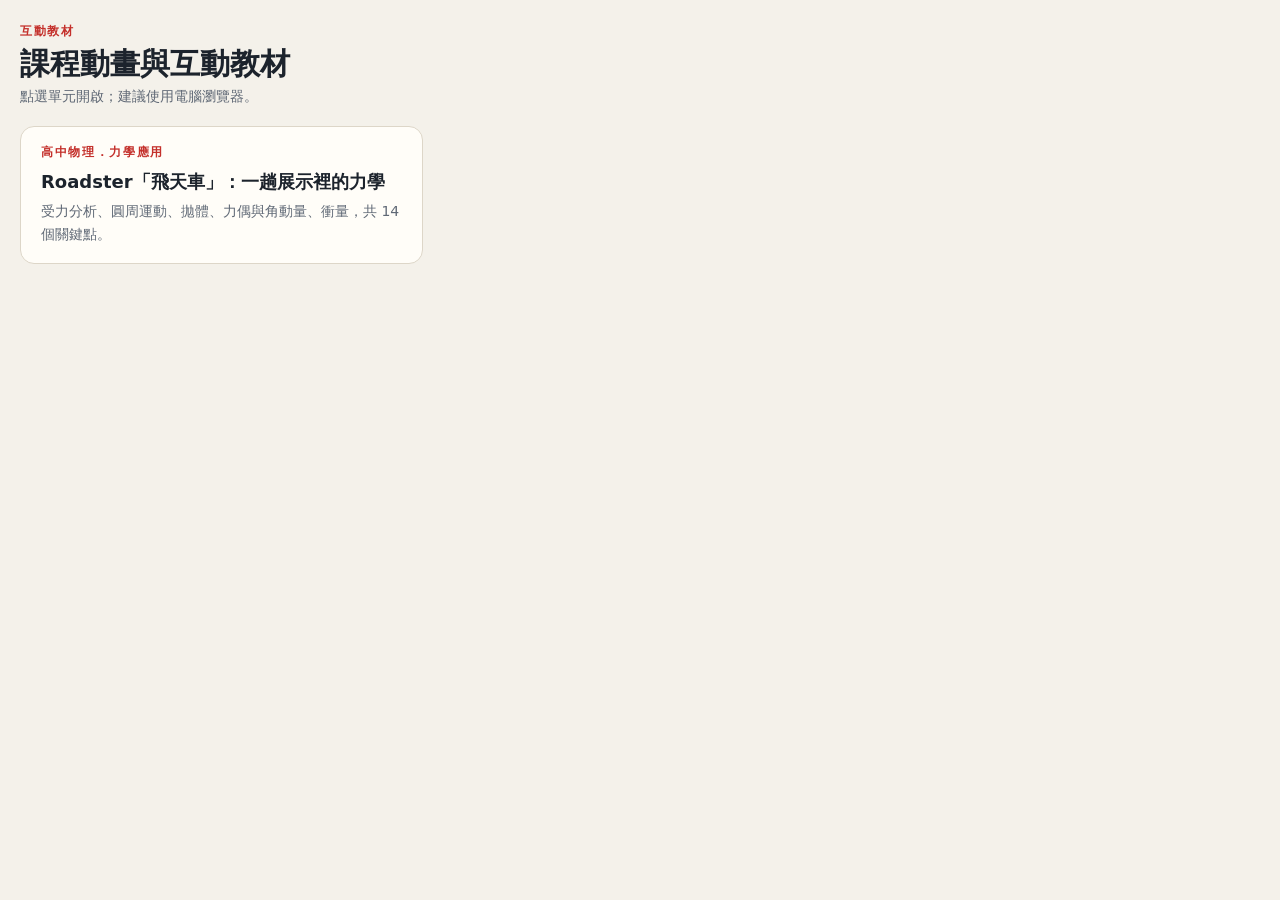
<file: index.html>
<!doctype html>
<html lang="zh-Hant">
<head>
<meta charset="utf-8">
<meta name="viewport" content="width=device-width, initial-scale=1">
<title>互動教材</title>
<link rel="stylesheet" href="shared/base.css">
<style>
.list{max-width:1380px;margin:0 auto;padding:12px 20px 40px;display:grid;grid-template-columns:repeat(auto-fill,minmax(300px,1fr));gap:16px}
.item{display:block;background:var(--card);border:1px solid var(--line);border-radius:14px;padding:16px 20px;color:var(--ink);text-decoration:none}
.item:hover{border-color:#bfb6a3}
.item h2{font-size:18px;margin:4px 0}
.item p{margin:0;font-size:14px;color:var(--muted)}
</style>
</head>
<body>
<header class="top">
  <div class="kicker">互動教材</div>
  <h1>課程動畫與互動教材</h1>
  <p class="sub">點選單元開啟；建議使用電腦瀏覽器。</p>
</header>
<main class="list">
  <a class="item" href="physics/mechanics/flying-roadster/">
    <div class="kicker">高中物理．力學應用</div>
    <h2>Roadster「飛天車」：一趟展示裡的力學</h2>
    <p>受力分析、圓周運動、拋體、力偶與角動量、衝量，共 14 個關鍵點。</p>
  </a>
</main>
</body>
</html>
</file>
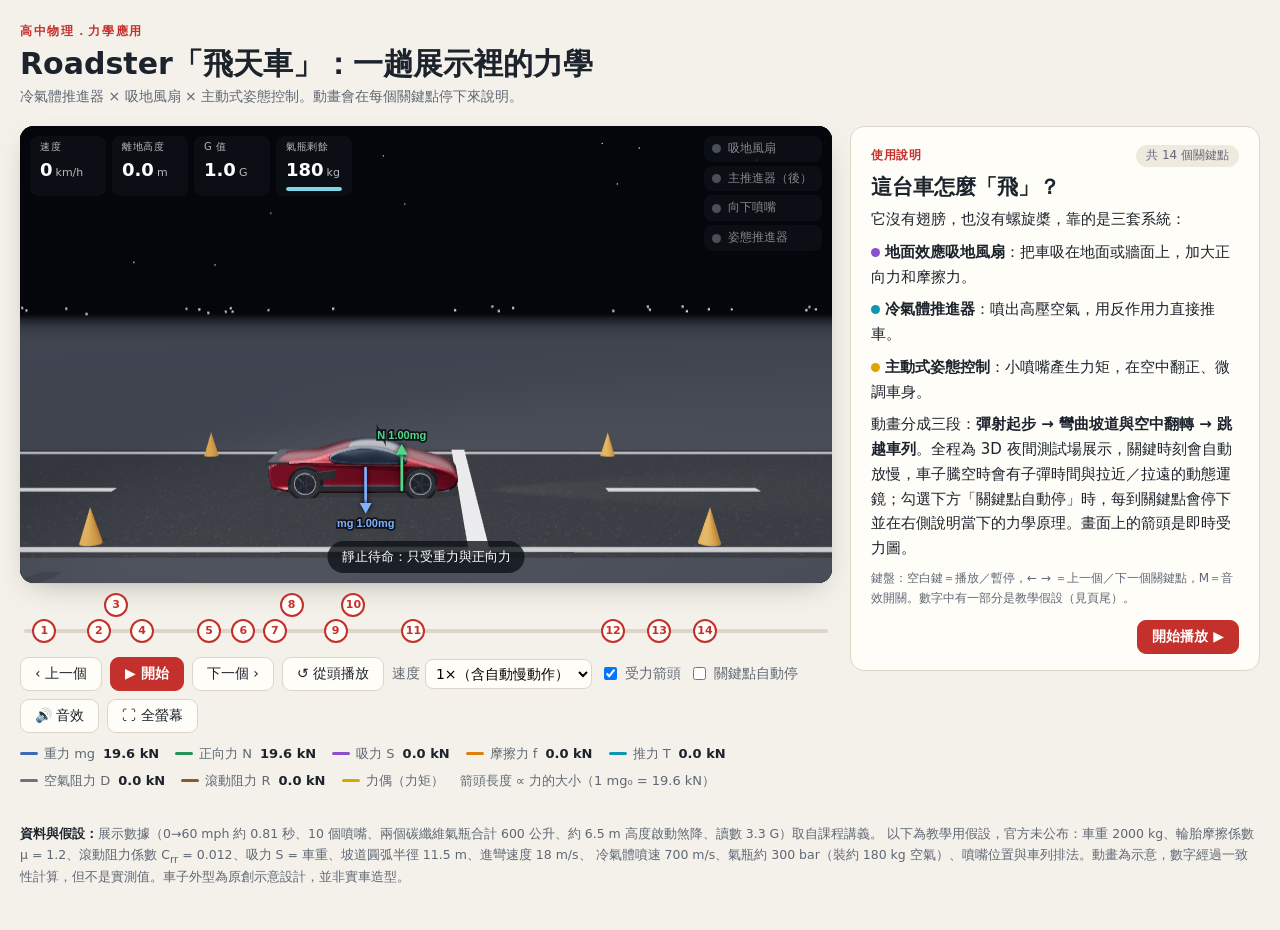
<file: physics/mechanics/flying-roadster/index.html>
<!doctype html>
<html lang="zh-Hant">
<head>
<meta charset="utf-8">
<meta name="viewport" content="width=device-width, initial-scale=1">
<title>飛天車力學動畫</title>
<link rel="stylesheet" href="../../../shared/base.css">
<link rel="stylesheet" href="style.css">
</head>
<body>
<header class="top">
  <div class="kicker">高中物理．力學應用</div>
  <h1>Roadster「飛天車」：一趟展示裡的力學</h1>
  <p class="sub">冷氣體推進器 × 吸地風扇 × 主動式姿態控制。動畫會在每個關鍵點停下來說明。</p>
</header>

<main class="layout">
  <section>
    <div class="canvas-wrap" id="wrap">
      <canvas id="cv3"></canvas>
      <canvas id="cv"></canvas>
      <div class="hud">
        <div class="hud-cell"><span>速度</span><b id="hSpd">0</b><i>km/h</i></div>
        <div class="hud-cell"><span>離地高度</span><b id="hAlt">0.0</b><i>m</i></div>
        <div class="hud-cell"><span>G 值</span><b id="hG">1.0</b><i>G</i></div>
        <div class="hud-cell"><span>氣瓶剩餘</span><b id="hGas">180</b><i>kg</i><div class="bar"><div id="hGasBar"></div></div></div>
      </div>
      <div class="sys">
        <div class="lamp" data-k="fan"><em></em>吸地風扇</div>
        <div class="lamp" data-k="main"><em></em>主推進器（後）</div>
        <div class="lamp" data-k="down"><em></em>向下噴嘴</div>
        <div class="lamp" data-k="att"><em></em>姿態推進器</div>
      </div>
      <div class="caption" id="caption"></div>
      <div class="slowmo" id="slowmo"></div>
    </div>
    <div class="timeline" id="timeline"><div class="track"><div class="fill" id="fill"></div></div><div class="marks" id="marks"></div></div>
    <div class="controls">
      <button id="bPrev">‹ 上一個</button>
      <button id="bPlay" class="primary">▶ 開始</button>
      <button id="bNext">下一個 ›</button>
      <button id="bReplay">↺ 從頭播放</button>
      <label>速度 <select id="sel"><option value="0.5">0.5×</option><option value="1" selected>1×（含自動慢動作）</option><option value="2">2×</option></select></label>
      <label><input type="checkbox" id="cForce" checked> 受力箭頭</label>
      <label><input type="checkbox" id="cAuto"> 關鍵點自動停</label>
      <button id="bSnd" title="音效開關（M）">🔊 音效</button>
      <button id="bFs" title="手機橫向／全螢幕滿版放映">⛶ 全螢幕</button>
    </div>
    <div class="legend">
      <span><i style="background:var(--mg)"></i>重力 mg <b id="l_mg">19.6 kN</b></span>
      <span><i style="background:var(--N)"></i>正向力 N <b id="l_N">19.6 kN</b></span>
      <span><i style="background:var(--S)"></i>吸力 S <b id="l_S">0.0 kN</b></span>
      <span><i style="background:var(--f)"></i>摩擦力 f <b id="l_f">0.0 kN</b></span>
      <span><i style="background:var(--T)"></i>推力 T <b id="l_T">0.0 kN</b></span>
      <span><i style="background:var(--D)"></i>空氣阻力 D <b id="l_D">0.0 kN</b></span>
      <span><i style="background:var(--R)"></i>滾動阻力 R <b id="l_R">0.0 kN</b></span>
      <span><i style="background:#e0a400"></i>力偶（力矩）</span>
      <span>箭頭長度 ∝ 力的大小（1 mg₀ = 19.6 kN）</span>
    </div>
  </section>
  <aside class="card" id="card"></aside>
</main>

<footer>
  <p><b>資料與假設：</b>展示數據（0→60 mph 約 0.81 秒、10 個噴嘴、兩個碳纖維氣瓶合計 600 公升、約 6.5 m 高度啟動煞降、讀數 3.3 G）取自課程講義。
  以下為教學用假設，官方未公布：車重 2000 kg、輪胎摩擦係數 μ = 1.2、滾動阻力係數 C<sub>rr</sub> = 0.012、吸力 S = 車重、坡道圓弧半徑 11.5 m、進彎速度 18 m/s、
  冷氣體噴速 700 m/s、氣瓶約 300 bar（裝約 180 kg 空氣）、噴嘴位置與車列排法。動畫為示意，數字經過一致性計算，但不是實測值。車子外型為原創示意設計，並非實車造型。</p>
</footer>

<!-- 載入順序有依賴關係，請勿調換 -->
<script src="../../../shared/vendor/three.min.js"></script>
<script src="sim.js"></script>
<script src="cards.js"></script>
<script src="draw2d.js"></script>
<script src="scene3d.js"></script>
<script src="audio.js"></script>
<script src="ui.js"></script>
</body>
</html>
</file>
<file: shared/base.css>
/* 共用版面：色票、標題、版面格線、時間軸、控制列、解說卡、頁尾 */
*{box-sizing:border-box}
:root{
  --paper:#f4f1ea;--card:#fffdf8;--ink:#1c232c;--muted:#5f6875;--line:#ddd6c8;--soft:#efeadf;
  --red:#c4302b;
}
html,body{margin:0;background:var(--paper);color:var(--ink);
  font-family:-apple-system,BlinkMacSystemFont,"PingFang TC","Noto Sans TC","Microsoft JhengHei",system-ui,sans-serif;line-height:1.65}
header.top{max-width:1380px;margin:0 auto;padding:22px 20px 6px}
.kicker{font-size:12px;letter-spacing:.14em;color:var(--red);font-weight:700}
h1{font-size:clamp(20px,2.5vw,30px);margin:2px 0 2px;line-height:1.3}
.sub{margin:0;color:var(--muted);font-size:14px}
.layout{max-width:1380px;margin:0 auto;padding:12px 20px 20px;display:grid;
  grid-template-columns:minmax(0,1fr) 410px;gap:18px;align-items:start}
@media (max-width:1020px){.layout{grid-template-columns:1fr}}
@media (max-width:640px){header.top{padding:12px 10px 4px}.layout{padding:8px 8px 16px;gap:12px}}
.timeline{position:relative;height:36px;margin:30px 4px 0;cursor:pointer}
.track{position:absolute;left:0;right:0;top:16px;height:4px;background:var(--line);border-radius:2px;overflow:hidden}
.fill{height:100%;background:var(--red);width:0}
.marks button{position:absolute;top:6px;transform:translateX(-50%);width:24px;height:24px;border-radius:50%;
  border:2px solid var(--red);background:var(--card);font-size:11px;font-weight:700;color:var(--red);cursor:pointer;padding:0;
  font-family:inherit;line-height:20px}
.marks button.up{top:-20px}
.marks button.done{background:var(--red);color:#fff}
.marks button.cur{box-shadow:0 0 0 4px rgba(196,48,43,.25)}
@media (max-width:640px){.marks button{width:18px;height:18px;font-size:9px;line-height:14px;top:9px;border-width:1.5px}.marks button.up{top:-12px}}
.controls{display:flex;flex-wrap:wrap;gap:8px;align-items:center;margin-top:8px}
.controls button,.card button{font-family:inherit;font-size:14px;border:1px solid var(--line);background:var(--card);color:var(--ink);
  border-radius:9px;padding:7px 14px;cursor:pointer}
.controls button:hover,.card button:hover{border-color:#bfb6a3}
button.primary{background:var(--red)!important;color:#fff!important;border-color:var(--red)!important;font-weight:600}
.controls label{font-size:14px;color:var(--muted);display:flex;align-items:center;gap:5px}
.controls select{font-family:inherit;font-size:14px;border:1px solid var(--line);border-radius:8px;padding:5px 6px;background:var(--card)}
.legend{display:flex;flex-wrap:wrap;gap:6px 16px;margin-top:10px;font-size:13px;color:var(--muted)}
.legend span{display:inline-flex;align-items:center;gap:6px}
.legend i{width:18px;height:3px;border-radius:2px;display:inline-block}
.card{background:var(--card);border:1px solid var(--line);border-radius:14px;padding:18px 20px 16px;position:sticky;top:12px;
  max-height:calc(100vh - 24px);overflow:auto}
@media (max-width:1020px){.card{position:static;max-height:none}}
.c-head{display:flex;justify-content:space-between;align-items:center;gap:8px;font-size:12px;color:var(--muted)}
.c-num{font-weight:700;color:var(--red);letter-spacing:.06em}
.c-act{background:var(--soft);border-radius:20px;padding:1px 10px}
.card h2{font-size:21px;margin:6px 0 6px;line-height:1.35}
.event{font-size:14px;font-weight:600;padding:7px 10px;border-radius:8px;background:#fbefe9;color:#8e2420;margin-bottom:10px}
.chips{display:flex;flex-wrap:wrap;gap:5px;margin-bottom:10px}
.chip{font-size:12px;border-radius:20px;padding:2px 9px;background:#eeeae1;color:#8a8f96}
.chip.on{color:#fff}
.tags{display:flex;flex-wrap:wrap;gap:5px;margin-bottom:8px}
.tag{font-size:12px;border:1px solid #cfc6b3;border-radius:5px;padding:0 7px;color:#4d5562;background:#fff}
.body{font-size:15px}
.body p{margin:0 0 8px}
.formula{font-family:"Times New Roman","Songti TC","Noto Serif TC",serif;font-size:17px;background:#f3efe4;
  border-left:3px solid var(--red);padding:8px 12px;border-radius:4px;margin:10px 0;line-height:1.75}
.formula small{font-family:-apple-system,"PingFang TC","Noto Sans TC",sans-serif;font-size:12px;color:var(--muted)}
details{border:1px solid var(--line);border-radius:9px;padding:6px 12px;margin:8px 0;background:#fff}
details summary{cursor:pointer;font-weight:600;font-size:14px;color:#3b4350}
details[open] summary{margin-bottom:6px}
.calc{font-size:14px}
.calc p{margin:0 0 6px}
.think{font-size:14px;background:#f6f3ff;border:1px solid #e1d8f7;border-radius:9px;padding:8px 12px;margin:8px 0}
.think b{color:var(--S)}
.think details{background:transparent;border:none;padding:0;margin:4px 0 0}
.think details summary{font-weight:500;color:var(--S);font-size:13px}
.c-foot{display:flex;justify-content:space-between;gap:8px;margin-top:12px}
table.sum{width:100%;border-collapse:collapse;font-size:13px;margin:8px 0}
table.sum td,table.sum th{border-bottom:1px solid var(--line);padding:5px 4px;text-align:left;vertical-align:top}
table.sum th{font-size:12px;color:var(--muted);font-weight:600}
.k{display:inline-block;width:9px;height:9px;border-radius:50%;margin-right:5px;vertical-align:middle}
.note{font-size:12px;color:var(--muted)}
svg.dia{display:block;width:100%;max-width:330px;margin:6px auto 4px}
footer{max-width:1380px;margin:0 auto;padding:0 20px 30px;font-size:12.5px;color:var(--muted)}
footer b{color:var(--ink)}
</file>
<file: physics/mechanics/flying-roadster/style.css>
/* 飛天車單元專用：受力顏色、畫布、HUD、系統指示燈、字幕 */
:root{
  --mg:#3a6db5;--N:#23935a;--S:#8b4fd0;--f:#de7f12;--T:#0e97ad;--D:#6b7280;--R:#8a5a2b;
}
.canvas-wrap{position:relative;width:100%;aspect-ratio:16/9;border-radius:14px;overflow:hidden;background:#1d232b;
  box-shadow:0 1px 0 rgba(0,0,0,.04),0 10px 30px -12px rgba(30,30,20,.35)}
canvas{position:absolute;inset:0;width:100%;height:100%;display:block}
#cv3{background:#04060b}
.hud{position:absolute;left:10px;top:10px;display:flex;gap:6px;flex-wrap:wrap;pointer-events:none}
.hud-cell{background:rgba(14,18,24,.72);color:#fff;border-radius:8px;padding:3px 10px 5px;min-width:76px;
  font-variant-numeric:tabular-nums;backdrop-filter:blur(4px)}
.hud-cell span{display:block;font-size:10px;opacity:.7;letter-spacing:.05em}
.hud-cell b{font-size:18px;font-weight:700}
.hud-cell i{font-style:normal;font-size:11px;opacity:.7;margin-left:3px}
.bar{height:4px;background:rgba(255,255,255,.2);border-radius:2px;margin-top:2px;overflow:hidden}
.bar div{height:100%;width:100%;background:#7fd6e6;border-radius:2px}
.sys{position:absolute;right:10px;top:10px;display:flex;flex-direction:column;gap:4px;pointer-events:none}
.lamp{background:rgba(14,18,24,.72);color:rgba(255,255,255,.5);font-size:12px;border-radius:8px;padding:3px 10px 3px 8px;
  display:flex;align-items:center;gap:7px;transition:color .15s}
.lamp em{width:9px;height:9px;border-radius:50%;background:#4a4f57;flex:none}
.lamp.on{color:#fff}
.lamp.on[data-k=fan] em{background:#b48cff;box-shadow:0 0 8px #b48cff}
.lamp.on[data-k=main] em,.lamp.on[data-k=down] em{background:#58d5e8;box-shadow:0 0 8px #58d5e8}
.lamp.on[data-k=att] em{background:#ffd166;box-shadow:0 0 8px #ffd166}
.caption{position:absolute;left:50%;bottom:10px;transform:translateX(-50%);background:rgba(14,18,24,.78);color:#fff;
  font-size:13px;padding:5px 14px;border-radius:20px;white-space:nowrap;max-width:94%;overflow:hidden;text-overflow:ellipsis;pointer-events:none}
.caption:empty{display:none}
.slowmo{position:absolute;left:50%;top:10px;transform:translateX(-50%);background:rgba(255,209,102,.92);color:#3a2a00;font-size:12px;font-weight:700;padding:2px 10px;border-radius:12px;pointer-events:none;transition:opacity .25s;opacity:0}
.caption.stop{background:var(--red)}
@media (max-width:640px){
  .hud{left:6px;top:6px;gap:4px}.hud-cell{min-width:48px;padding:2px 6px 3px}.hud-cell span{font-size:8.5px}.hud-cell b{font-size:13px}.hud-cell i{font-size:9px}
  .sys{right:6px;top:6px;gap:3px}.lamp{font-size:9px;padding:2px 6px;gap:4px}.lamp em{width:6.5px;height:6.5px}
  .slowmo{font-size:10px;padding:1px 7px;top:6px}
  .caption{font-size:11px;bottom:6px;padding:3px 10px}
}
.legend b{font-variant-numeric:tabular-nums;color:var(--ink);font-weight:600;margin-left:2px}
body.fs-mode header.top,body.fs-mode footer,body.fs-mode aside.card{display:none}
body.fs-mode .layout{max-width:1180px;grid-template-columns:1fr;padding:8px 14px}
@media (max-width:960px) and (orientation:landscape) and (max-height:540px){
  header.top,footer{display:none}
  .layout{max-width:100%;padding:6px 12px;gap:10px}
  .canvas-wrap{max-height:calc(100vh - 110px);margin:0 auto}
  .timeline{margin-top:16px;height:28px}
  .controls{margin-top:4px;gap:6px}.controls button{padding:4px 10px;font-size:12px}.controls label,.controls select{font-size:12px}
  .legend{margin-top:4px;font-size:11.5px;gap:4px 12px}
}
.chip.on.fan{background:var(--S)}.chip.on.main,.chip.on.down{background:var(--T)}.chip.on.att{background:#c99406}
</file>
